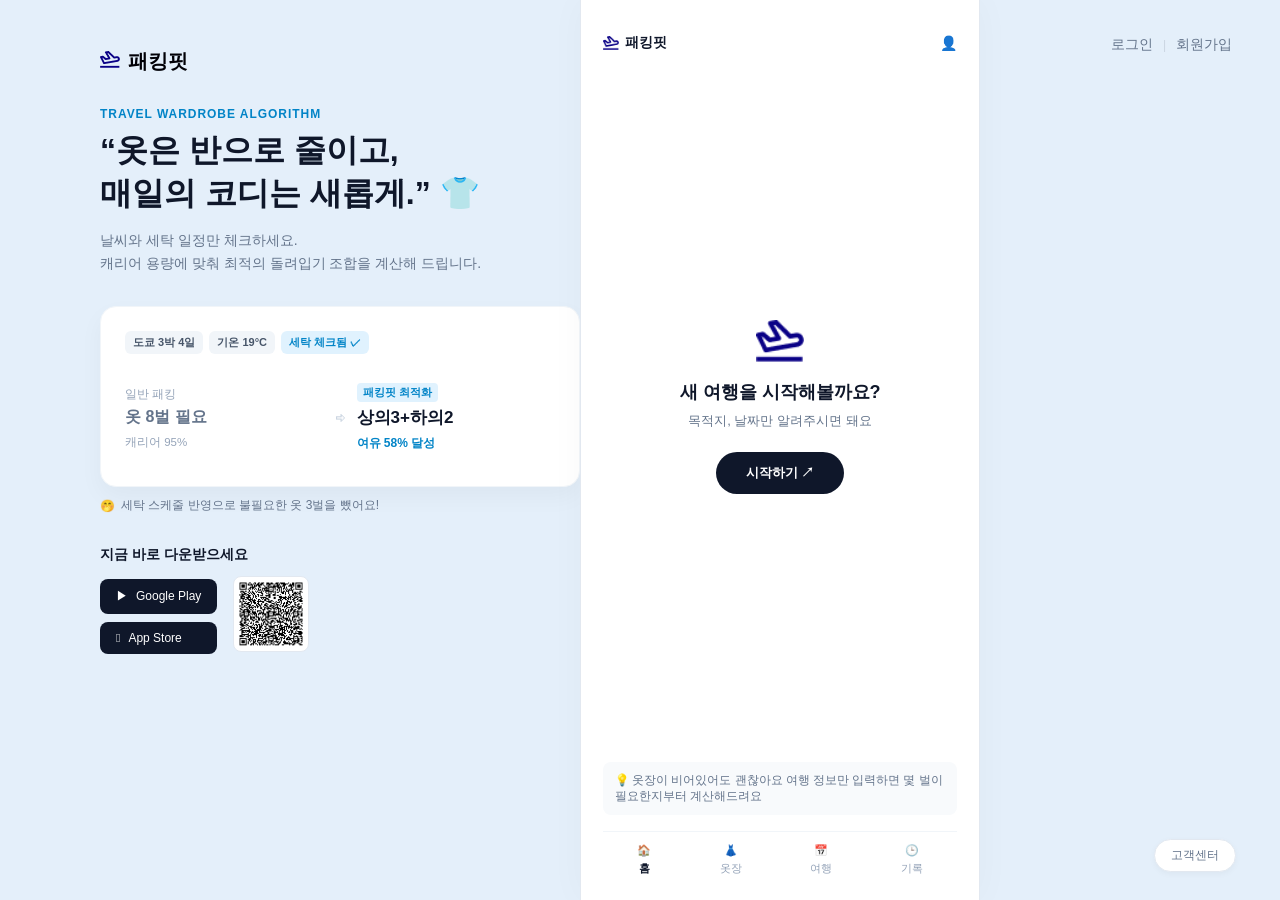
<file: index.html>
<!DOCTYPE html>
<html lang="ko">
<head>
  <meta charset="UTF-8">
  <meta name="viewport" content="width=device-width, initial-scale=1.0">
  <title>패킹핏</title>
  <link rel="stylesheet" href="./pack-fit.css">
</head>
<body>

  <div class="layout-container">

    <!-- 1구역: 좌측 소개 영역 -->
    <section class="left-section">
      <div class="logo">
        <span class="icon"><img src="Vector.png" alt="로고"></span>
        <span class="brand-name">패킹핏</span>
      </div>

      <div class="hero-text">
        <p class="sub-title">TRAVEL WARDROBE ALGORITHM</p>
        <h1>“옷은 반으로 줄이고,<br>매일의 코디는 새롭게.” 👕</h1>
        <p class="description">
          날씨와 세탁 일정만 체크하세요.<br>
          캐리어 용량에 맞춰 최적의 돌려입기 조합을 계산해 드립니다.
        </p>
      </div>

      <div class="card-wrap">
        <div class="card">
          <div class="card-tags">
            <span class="tag">도쿄 3박 4일</span>
            <span class="tag">기온 19°C</span>
            <span class="tag check">세탁 체크됨 ✓</span>
          </div>

          <div class="card-compare">
            <div class="pack-normal">
              <span class="label">일반 패킹</span>
              <p class="bold">옷 8벌 필요</p>
              <span class="sub-label">캐리어 95%</span>
            </div>

            <div class="arrow">⇨</div>

            <div class="pack-fit">
              <span class="fit-tag">패킹핏 최적화</span>
              <p class="bold">상의3+하의2</p>
              <span class="highlight">여유 58% 달성</span>
            </div>
          </div>
        </div>

        <p class="card-footer-text">
          <span>🤭</span> 세탁 스케줄 반영으로 불필요한 옷 3벌을 뺐어요!
        </p>
      </div>

      <div class="download-wrap">
        <h3>지금 바로 다운받으세요</h3>
        <div class="download-content">
          <div class="store-buttons">
            <button type="button" class="btn-store">
              <span class="icon">▶</span>
              <span>Google Play</span>
            </button>
            <button type="button" class="btn-store">
              <span class="icon"></span>
              <span>App Store</span>
            </button>
          </div>
          <div class="qr-box">
            <img src="./QR Code.png" alt="QR코드">
          </div>
        </div>
      </div>
    </section>

    <!-- 2구역: 스마트폰 목업 (5개 화면 순환 슬라이더) -->
    <section class="phone-section">
      <div class="phone-screen-slider">
        <div class="slide-track">

          <!-- 1번 화면: 홈 화면 -->
          <div class="phone-page first-page">
            <div class="phone-header">
              <div class="phone-logo">
                <img src="Vector.png" alt="로고">
                <span>패킹핏</span>
              </div>
              <span class="user-icon">👤</span>
            </div>

            <div class="phone-body">
              <div class="plane-icon"><img src="Vector.png" alt="아이콘"></div>
              <h2>새 여행을 시작해볼까요?</h2>
              <p>목적지, 날짜만 알려주시면 돼요</p>
              <button type="button" class="btn-start">시작하기 ↗</button>
            </div>

            <div class="phone-footer">
              <p class="tip-text">
                💡 옷장이 비어있어도 괜찮아요 여행 정보만 입력하면 몇 벌이 필요한지부터 계산해드려요
              </p>
              <nav class="tab-bar">
                <div class="tab-item active"><span>🏠</span>홈</div>
                <div class="tab-item"><span>👗</span>옷장</div>
                <div class="tab-item"><span>📅</span>여행</div>
                <div class="tab-item"><span>🕒</span>기록</div>
              </nav>
            </div>
          </div>

          <!-- 2번 화면: 여행 정보 입력 (1/3) -->
          <div class="phone-page second-page">
            <div class="step-header">
              <div class="step-title-wrap">
                <span class="back-arrow">←</span>
                <span class="step-title">여행 정보 입력</span>
                <span class="step-count">1/3</span>
              </div>
              <div class="progress-bar">
                <div class="progress-fill step-1"></div>
              </div>
            </div>

            <div class="step-content">
              <div class="form-group">
                <label>목적지</label>
                <div class="input-box">
                  <span class="input-icon">📍</span>
                  <input type="text" placeholder="어디로 가시나요?" readonly>
                </div>
              </div>

              <div class="form-group">
                <label>여행 날짜</label>
                <div class="date-group">
                  <div class="input-box">
                    <span class="input-icon">📅</span>
                    <input type="text" placeholder="시작일" readonly>
                  </div>
                  <div class="input-box">
                    <span class="input-icon">📅</span>
                    <input type="text" placeholder="종료일" readonly>
                  </div>
                </div>
              </div>

              <div class="form-group">
                <label>일정 유형</label>
                <div class="type-buttons">
                  <button type="button" class="btn-type active">출장</button>
                  <button type="button" class="btn-type">관광</button>
                  <button type="button" class="btn-type">혼합</button>
                </div>
              </div>

              <div class="weather-banner">
                <span class="weather-icon">☁️</span>
                <div class="weather-text">
                  <strong>도쿄, 평균 19°C</strong>
                  <span>얇은 겉옷 하나면 충분해요</span>
                </div>
              </div>
            </div>

            <div class="step-bottom">
              <button type="button" class="btn-next">다음 →</button>
            </div>
          </div>

          <!-- 3번 화면: 짐 조건 입력 (2/3) -->
          <div class="phone-page third-page">
            <div class="step-header">
              <div class="step-title-wrap">
                <span class="back-arrow">←</span>
                <span class="step-title">짐 조건 입력</span>
                <span class="step-count">2/3</span>
              </div>
              <div class="progress-bar">
                <div class="progress-fill step-2"></div>
              </div>
            </div>

            <div class="step-content-luggage">
              <label class="section-label">캐리어 크기</label>
              
              <div class="luggage-list">
                <div class="luggage-card active">
                  <span class="luggage-icon">🛍️</span>
                  <div class="luggage-info">
                    <strong>기내용</strong>
                    <span>20~25L, 저가 항공도 무료</span>
                  </div>
                </div>

                <div class="luggage-card">
                  <span class="luggage-icon">🛍️</span>
                  <div class="luggage-info">
                    <strong>위탁 (중형)</strong>
                    <span>55L~65L</span>
                  </div>
                </div>

                <div class="luggage-card">
                  <span class="luggage-icon">🛍️</span>
                  <div class="luggage-info">
                    <strong>위탁 (대형)</strong>
                    <span>75L 이상</span>
                  </div>
                </div>
              </div>

              <div class="laundry-toggle-row">
                <div class="laundry-label">
                  <span class="laundry-icon">🧺</span>
                  <span>숙소에서 세탁 가능해요</span>
                </div>
                <div class="switch-toggle on">
                  <span class="switch-circle"></span>
                </div>
              </div>

              <div class="divider-line"></div>

              <div class="laundry-date-select">
                <span class="laundry-sub-label">며칠째에 세탁할 예정인가요?</span>
                <div class="day-buttons">
                  <button type="button" class="btn-day">2일차</button>
                  <button type="button" class="btn-day active">3일차</button>
                  <button type="button" class="btn-day">4일차</button>
                </div>
              </div>
            </div>

            <div class="step-bottom">
              <button type="button" class="btn-next">다음 →</button>
            </div>
          </div>

          <!-- 4번 화면: 옷 등록 (3/3) -->
          <div class="phone-page fourth-page">
            <div class="step-header">
              <div class="step-title-wrap">
                <span class="back-arrow">←</span>
                <span class="step-title">옷 등록</span>
                <span class="step-count">3/3</span>
              </div>
              <div class="progress-bar">
                <div class="progress-fill step-3"></div>
              </div>
            </div>

            <p class="cloth-sub-desc">이번 여행에 들고 갈 옷을 등록해주세요. 개수만 알려주셔도 계산할 수 있어요.</p>

            <div class="reg-mode-tabs">
              <button type="button" class="mode-tab active">개수로 입력</button>
              <button type="button" class="mode-tab">사진으로 등록</button>
            </div>

            <div class="cloth-counter-list">
              <div class="counter-item">
                <div class="item-meta">
                  <span class="cloth-icon">👕</span>
                  <span class="cloth-name">상의</span>
                </div>
                <div class="counter-control">
                  <button type="button" class="btn-circle">-</button>
                  <span class="count-num">3</span>
                  <button type="button" class="btn-circle dark">+</button>
                </div>
              </div>

              <div class="counter-item">
                <div class="item-meta">
                  <span class="cloth-icon">👖</span>
                  <span class="cloth-name">하의</span>
                </div>
                <div class="counter-control">
                  <button type="button" class="btn-circle">-</button>
                  <span class="count-num">2</span>
                  <button type="button" class="btn-circle dark">+</button>
                </div>
              </div>

              <div class="counter-item">
                <div class="item-meta">
                  <span class="cloth-icon">🧥</span>
                  <span class="cloth-name">아우터</span>
                </div>
                <div class="counter-control">
                  <button type="button" class="btn-circle">-</button>
                  <span class="count-num">1</span>
                  <button type="button" class="btn-circle dark">+</button>
                </div>
              </div>

              <div class="counter-item">
                <div class="item-meta">
                  <span class="cloth-icon">👟</span>
                  <span class="cloth-name">신발</span>
                </div>
                <div class="counter-control">
                  <button type="button" class="btn-circle">-</button>
                  <span class="count-num">1</span>
                  <button type="button" class="btn-circle dark">+</button>
                </div>
              </div>
            </div>

            <div class="cloth-total-tip">
              <span>💡</span>
              <p>총 7벌 등록했어요. 3박 4일엔 충분한 양이에요.</p>
            </div>

            <div class="step-bottom">
              <button type="button" class="btn-next">조합 계산하기</button>
            </div>
          </div>

          <!-- 5번 화면: 조합 결과 -->
          <div class="phone-page fifth-page">
            <div class="step-header">
              <div class="step-title-wrap">
                <span class="back-arrow">←</span>
                <span class="step-title">조합 결과</span>
              </div>
            </div>

            <div class="result-summary-card">
              <span class="summary-sub">도쿄 · 3박4일</span>
              <h3 class="summary-title">7벌로 6가지 코디</h3>
              <div class="summary-stats">
                <div class="stat-col">
                  <span class="stat-lbl">캐리어 여유</span>
                  <strong>58%</strong>
                </div>
                <div class="stat-col">
                  <span class="stat-lbl">등록 옷</span>
                  <strong>상의·하의</strong>
                </div>
                <div class="stat-col">
                  <span class="stat-lbl">세탁</span>
                  <strong class="green-txt">3일차✓</strong>
                </div>
              </div>
            </div>

            <p class="result-notice">📦 세탁 스케줄 반영으로 불필요한 옷 3벌을 뺐어요!</p>

            <span class="timeline-title">날짜별 코디</span>

            <div class="timeline-list">
              <div class="timeline-item">
                <span class="day-badge">Day1</span>
                <div class="coordi-desc">
                  <strong>셔츠A + 슬랙스A</strong>
                  <span>낮 미팅 · 재킷 포함</span>
                </div>
              </div>

              <div class="timeline-item">
                <span class="day-badge">Day2</span>
                <div class="coordi-desc">
                  <strong>셔츠B + 슬랙스B</strong>
                  <span>낮 미팅 · 저녁 약속</span>
                </div>
              </div>

              <div class="timeline-item">
                <span class="day-badge">Day3</span>
                <div class="coordi-desc">
                  <strong>셔츠A + 슬랙스B</strong>
                  <span>세탁일 · 가벼운 코디</span>
                </div>
              </div>

              <div class="timeline-item">
                <span class="day-badge">Day4</span>
                <div class="coordi-desc">
                  <strong>셔츠C + 슬랙스A</strong>
                  <span>귀국일 · 편한 코디</span>
                </div>
              </div>
            </div>

            <div class="step-bottom">
              <button type="button" class="btn-next">캘린더에 배정하기</button>
            </div>
          </div>

        </div>
      </div>
    </section>

    <!-- 3구역: 우측 메뉴 -->
    <aside class="right-menu">
      <div class="auth-links">
        <a href="#">로그인</a>
        <span>|</span>
        <a href="#">회원가입</a>
      </div>
      <button type="button" class="btn-cs">고객센터</button>
    </aside>

  </div>

</body>
</html>
</file>
<file: pack-fit.css>
* {
  margin: 0;
  padding: 0;
  box-sizing: border-box;
  font-family: -apple-system, BlinkMacSystemFont, "Apple SD Gothic Neo", "Pretendard", sans-serif;
}

body {
  background-color: #E4EFFA;
  color: #0f172a;
  overflow-x: hidden;
}

/* 전체 3단 레이아웃 */
.layout-container {
  display: flex;
  justify-content: center;       /* ★ 중앙으로 모아줌 */
  align-items: flex-start;
  min-height: 100vh;
  padding: 48px 24px;
  gap: 600px;                    /* 왼쪽 소개와 스마트폰 사이 간격 */
  max-width: 1200px;            /* 너무 퍼지지 않게 폭 제한 */
  margin: 0 auto;               /* 화면 정중앙 배치 */
  position: relative;
}

/* 1. 좌측 소개 영역 */
.left-section {
flex: 0 0 480px;              /* 좌측 폭 안정화 */
  width: 520px;
  display: flex;
  flex-direction: column;
  gap: 32px;
  z-index: 1;
}

.logo {
  display: flex;
  align-items: center;
  gap: 8px;
}

.logo .icon img {
  width: 20px;
  height: auto;
}

.logo .brand-name {
  font-size: 20px;
  font-weight: 800;
  color: #010006;
}

.hero-text .sub-title {
  font-size: 12px;
  font-weight: 700;
  color: #0284c7;
  letter-spacing: 0.08em;
  margin-bottom: 8px;
}

.hero-text h1 {
  font-size: 32px;
  font-weight: 800;
  line-height: 1.35;
  color: #0f172a;
  margin-bottom: 14px;
}

.hero-text .description {
  font-size: 14px;
  line-height: 1.6;
  color: #64748b;
}

/* 카드 박스 */
.card-wrap {
  width: 100%;
}

.card {
  background-color: #ffffff;
  border-radius: 16px;
  padding: 24px;
  box-shadow: 0 10px 25px rgba(0, 0, 0, 0.04);
  border: 1px solid #f1f5f9;
}

.card-tags {
  display: flex;
  gap: 6px;
  margin-bottom: 18px;
}

.tag {
  background-color: #f1f5f9;
  font-size: 11px;
  font-weight: 600;
  color: #475569;
  padding: 4px 8px;
  border-radius: 6px;
}

.tag.check {
  background-color: #e0f2fe;
  color: #0284c7;
}

.card-compare {
  display: flex;
  align-items: center;
  justify-content: space-between;
  padding: 10px 0;
}

.pack-normal, .pack-fit {
  flex: 1;
}

.pack-normal .label {
  font-size: 12px;
  color: #94a3b8;
}

.pack-normal .bold {
  font-size: 16px;
  font-weight: 700;
  color: #64748b;
  margin: 4px 0;
}

.pack-normal .sub-label {
  font-size: 11.5px;
  color: #94a3b8;
}

.arrow {
  font-size: 18px;
  color: #cbd5e1;
  padding: 0 12px;
}

.pack-fit .fit-tag {
  display: inline-block;
  font-size: 11px;
  font-weight: 700;
  color: #0284c7;
  background-color: #e0f2fe;
  padding: 2px 6px;
  border-radius: 4px;
}

.pack-fit .bold {
  font-size: 17px;
  font-weight: 800;
  color: #0f172a;
  margin: 4px 0;
}

.pack-fit .highlight {
  font-size: 12px;
  font-weight: 700;
  color: #0284c7;
}

.card-footer-text {
  margin-top: 10px;
  font-size: 12px;
  color: #64748b;
  display: flex;
  align-items: center;
  gap: 6px;
}

/* 앱 다운로드 */
.download-wrap h3 {
  font-size: 14px;
  font-weight: 700;
  margin-bottom: 12px;
}

.download-content {
  display: flex;
  align-items: center;
  gap: 16px;
}

.store-buttons {
  display: flex;
  flex-direction: column;
  gap: 8px;
}

.btn-store {
  display: flex;
  align-items: center;
  gap: 8px;
  background-color: #0f172a;
  color: #ffffff;
  border: none;
  padding: 9px 16px;
  border-radius: 8px;
  font-size: 12px;
  cursor: pointer;
}

.qr-box img {
  width: 76px;
  height: 76px;
  background: #ffffff;
  padding: 4px;
  border-radius: 8px;
  border: 1px solid #e2e8f0;
}

/* 2. 스마트폰 본체 목업 */
.phone-section {
  position: fixed;
  top: 0;
  bottom: 0;
  right: 220px;
  width: 400px;
  height: 100vh;
  background-color: #ffffff;
  border-left: 1px solid #e2e8f0;
  border-right: 1px solid #e2e8f0;
  box-shadow: 0 0 35px rgba(0, 0, 0, 0.03);
  z-index: 5;
  overflow: hidden;
  padding: 0;
  transform: translateX(-80px);
}

.phone-screen-slider {
  width: 100%;
  height: 100%;
  overflow: hidden;
}

/* 5개 화면: 총 500%, 17.5초 동안 순환 */
.slide-track {
  display: flex;
  width: 500%;
  height: 100%;
  animation: autoFiveSlide 17.5s infinite ease-in-out;
}

.phone-page {
  width: 20%;
  height: 100%;
  flex-shrink: 0;
  box-sizing: border-box;
  display: flex;
  flex-direction: column;
  padding: 34px 22px 24px;
  text-align: left;
}

/* 1번 화면: 홈 화면 */
.phone-page.first-page {
  justify-content: space-between;
}

.phone-header {
  display: flex;
  justify-content: space-between;
  align-items: center;
}

.phone-logo {
  display: flex;
  align-items: center;
  gap: 6px;
  font-size: 13.5px;
  font-weight: 800;
}

.phone-logo img {
  width: 16px;
}

.user-icon {
  font-size: 14px;
}

.phone-body {
  display: flex;
  flex-direction: column;
  align-items: center;
  text-align: center;
  width: 100%;
}

.plane-icon img {
  width: 48px;
  margin-bottom: 14px;
}

.phone-body h2 {
  font-size: 18px;
  font-weight: 800;
  margin-bottom: 8px;
  white-space: nowrap;
}

.phone-body p {
  font-size: 13px;
  color: #64748b;
  margin-bottom: 22px;
  white-space: nowrap;
}

.btn-start {
  background-color: #0f172a;
  color: #ffffff;
  border: none;
  padding: 12px 30px;
  border-radius: 24px;
  font-size: 13px;
  font-weight: 700;
  cursor: pointer;
}

.phone-footer .tip-text {
  font-size: 11.5px;
  color: #64748b;
  line-height: 1.45;
  background-color: #f8fafc;
  padding: 10px 12px;
  border-radius: 8px;
  margin-bottom: 16px;
}

.tab-bar {
  display: flex;
  justify-content: space-around;
  border-top: 1px solid #f1f5f9;
  padding-top: 12px;
}

.tab-item {
  display: flex;
  flex-direction: column;
  align-items: center;
  gap: 4px;
  font-size: 11px;
  color: #94a3b8;
}

.tab-item.active {
  color: #0f172a;
  font-weight: 700;
}

/* 2~5번 헤더 공통 */
.step-header {
  margin-bottom: 16px;
}

.step-title-wrap {
  display: flex;
  align-items: center;
  margin-bottom: 10px;
}

.back-arrow {
  font-size: 17px;
  font-weight: 700;
  margin-right: 8px;
}

.step-title {
  font-size: 16px;
  font-weight: 800;
}

.step-count {
  margin-left: auto;
  font-size: 13px;
  font-weight: 700;
  color: #94a3b8;
}

.progress-bar {
  width: 100%;
  height: 3px;
  background-color: #f1f5f9;
}

.progress-fill {
  height: 100%;
  background-color: #0f172a;
}

.progress-fill.step-1 { width: 33.33%; }
.progress-fill.step-2 { width: 66.66%; }
.progress-fill.step-3 { width: 100%; }

/* 하단 버튼 공통 */
.step-bottom {
  margin-top: auto;
  padding-top: 12px;
  border-top: 1px solid #f1f5f9;
}

.btn-next {
  width: 100%;
  padding: 13px 0;
  background-color: #0f172a;
  color: #ffffff;
  border: none;
  border-radius: 22px;
  font-size: 14px;
  font-weight: 700;
  cursor: pointer;
}

/* 2번 화면: 여행 정보 입력 (1/3) */
.step-content {
  display: flex;
  flex-direction: column;
  gap: 14px;
}

.form-group label {
  display: block;
  font-size: 12px;
  color: #64748b;
  margin-bottom: 6px;
  font-weight: 500;
}

.input-box {
  display: flex;
  align-items: center;
  gap: 8px;
  background-color: #f8fafc;
  border: 1px solid #f1f5f9;
  border-radius: 8px;
  padding: 9px 12px;
}

.input-box input {
  border: none;
  background: transparent;
  outline: none;
  font-size: 13px;
  color: #0f172a;
  width: 100%;
}

.input-box input::placeholder {
  color: #94a3b8;
}

.date-group, .type-buttons {
  display: flex;
  gap: 8px;
}

.date-group .input-box {
  flex: 1;
}

.btn-type {
  flex: 1;
  padding: 9px 0;
  border: 1px solid transparent;
  border-radius: 8px;
  background-color: #f8fafc;
  color: #64748b;
  font-size: 12px;
  font-weight: 600;
  cursor: pointer;
}

.btn-type.active {
  background-color: #e0edff;
  color: #2563eb;
  border-color: #bfdbfe;
}

.weather-banner {
  display: flex;
  align-items: center;
  gap: 12px;
  background-color: #eff6ff;
  border-radius: 10px;
  padding: 11px 13px;
}

.weather-icon {
  font-size: 19px;
}

.weather-text {
  display: flex;
  flex-direction: column;
  gap: 2px;
}

.weather-text strong {
  font-size: 12.5px;
}

.weather-text span {
  font-size: 11px;
  color: #64748b;
}

/* 3번 화면: 짐 조건 입력 (2/3) */
.section-label {
  display: block;
  font-size: 12px;
  color: #64748b;
  margin-bottom: 8px;
  font-weight: 500;
}

.luggage-list {
  display: flex;
  flex-direction: column;
  gap: 8px;
  margin-bottom: 20px;
}

.luggage-card {
  display: flex;
  align-items: center;
  gap: 12px;
  padding: 11px 13px;
  background-color: #ffffff;
  border: 1px solid #e2e8f0;
  border-radius: 10px;
  cursor: pointer;
}

.luggage-card.active {
  background-color: #eaf3ff;
  border: 1px solid #bfdbfe;
}

.luggage-icon {
  font-size: 16px;
  opacity: 0.8;
}

.luggage-info {
  display: flex;
  flex-direction: column;
  gap: 2px;
}

.luggage-info strong {
  font-size: 13px;
  color: #0f172a;
}

.luggage-card.active .luggage-info strong {
  color: #2563eb;
}

.luggage-info span {
  font-size: 11px;
  color: #94a3b8;
}

.luggage-card.active .luggage-info span {
  color: #60a5fa;
}

.laundry-toggle-row {
  display: flex;
  justify-content: space-between;
  align-items: center;
  margin-bottom: 16px;
}

.laundry-label {
  display: flex;
  align-items: center;
  gap: 8px;
  font-size: 12.5px;
  font-weight: 700;
  color: #0f172a;
}

.laundry-icon {
  font-size: 15px;
}

.switch-toggle {
  width: 42px;
  height: 23px;
  background-color: #cbd5e1;
  border-radius: 14px;
  padding: 2px;
  display: flex;
  align-items: center;
  box-sizing: border-box;
}

.switch-toggle.on {
  background-color: #0f172a;
  justify-content: flex-end;
}

.switch-circle {
  width: 19px;
  height: 19px;
  background-color: #ffffff;
  border-radius: 50%;
}

.divider-line {
  width: 100%;
  height: 1px;
  background-color: #f1f5f9;
  margin-bottom: 16px;
}

.laundry-date-select {
  display: flex;
  flex-direction: column;
  gap: 8px;
}

.laundry-sub-label {
  font-size: 11.5px;
  color: #94a3b8;
}

.day-buttons {
  display: flex;
  gap: 8px;
}

.btn-day {
  flex: 1;
  padding: 9px 0;
  border: 1px solid transparent;
  border-radius: 8px;
  background-color: #f8fafc;
  color: #64748b;
  font-size: 12.5px;
  font-weight: 600;
  cursor: pointer;
}

.btn-day.active {
  background-color: #eaf3ff;
  color: #2563eb;
  border: 1px solid #bfdbfe;
}

/* 4번 화면: 옷 등록 (3/3) */
.cloth-sub-desc {
  font-size: 11px;
  color: #64748b;
  line-height: 1.4;
  margin-bottom: 14px;
}

.reg-mode-tabs {
  display: flex;
  background-color: #f8fafc;
  border-radius: 8px;
  padding: 3px;
  margin-bottom: 14px;
}

.mode-tab {
  flex: 1;
  padding: 8px 0;
  border: none;
  background: transparent;
  font-size: 12px;
  font-weight: 600;
  color: #94a3b8;
  border-radius: 6px;
  cursor: pointer;
}

.mode-tab.active {
  background-color: #ffffff;
  color: #0f172a;
  box-shadow: 0 1px 3px rgba(0, 0, 0, 0.05);
}

.cloth-counter-list {
  display: flex;
  flex-direction: column;
}

.counter-item {
  display: flex;
  justify-content: space-between;
  align-items: center;
  padding: 11px 0;
  border-bottom: 1px solid #f1f5f9;
}

.item-meta {
  display: flex;
  align-items: center;
  gap: 10px;
}

.cloth-icon {
  font-size: 17px;
}

.cloth-name {
  font-size: 13px;
  font-weight: 600;
  color: #1e293b;
}

.counter-control {
  display: flex;
  align-items: center;
  gap: 12px;
}

.btn-circle {
  width: 24px;
  height: 24px;
  border-radius: 50%;
  border: 1px solid #e2e8f0;
  background-color: #f8fafc;
  font-size: 14px;
  display: flex;
  align-items: center;
  justify-content: center;
  cursor: pointer;
}

.btn-circle.dark {
  background-color: #0f172a;
  color: #ffffff;
  border-color: #0f172a;
}

.count-num {
  font-size: 13.5px;
  font-weight: 700;
  min-width: 14px;
  text-align: center;
}

.cloth-total-tip {
  display: flex;
  align-items: center;
  gap: 8px;
  background-color: #eaf3ff;
  border-radius: 8px;
  padding: 10px 12px;
  margin-top: 14px;
}

.cloth-total-tip p {
  font-size: 11px;
  color: #3b82f6;
  font-weight: 600;
}

/* 5번 화면: 조합 결과 */
.result-summary-card {
  background-color: #eaf3ff;
  border-radius: 12px;
  padding: 14px 16px;
  margin-bottom: 12px;
}

.summary-sub {
  font-size: 11px;
  color: #3b82f6;
  font-weight: 600;
}

.summary-title {
  font-size: 18px;
  font-weight: 800;
  color: #1e3a8a;
  margin: 4px 0 12px;
}

.summary-stats {
  display: flex;
  justify-content: space-between;
  border-top: 1px solid #dbeafe;
  padding-top: 10px;
}

.stat-col {
  display: flex;
  flex-direction: column;
  gap: 2px;
}

.stat-lbl {
  font-size: 10px;
  color: #64748b;
}

.stat-col strong {
  font-size: 12px;
  color: #0f172a;
}

.green-txt {
  color: #16a34a !important;
}

.result-notice {
  font-size: 11px;
  color: #475569;
  margin-bottom: 16px;
}

.timeline-title {
  display: block;
  font-size: 11.5px;
  font-weight: 700;
  color: #64748b;
  margin-bottom: 10px;
}

.timeline-list {
  display: flex;
  flex-direction: column;
  gap: 12px;
}

.timeline-item {
  display: flex;
  align-items: flex-start;
  gap: 14px;
}

.day-badge {
  font-size: 11px;
  font-weight: 700;
  color: #64748b;
  min-width: 32px;
  margin-top: 2px;
}

.coordi-desc {
  display: flex;
  flex-direction: column;
  gap: 2px;
}

.coordi-desc strong {
  font-size: 13px;
  color: #0f172a;
}

.coordi-desc span {
  font-size: 11px;
  color: #94a3b8;
}

/* 3. 우측 바깥 영역 */
.auth-links {
  position: fixed;
  top: 36px;
  right: 48px;
  display: flex;
  align-items: center;
  gap: 10px;
  z-index: 10;
}

.auth-links a {
  text-decoration: none;
  font-size: 13.5px;
  color: #64748b;
  font-weight: 500;
}

.auth-links span {
  font-size: 12px;
  color: #cbd5e1;
}

.btn-cs {
  position: fixed;
  bottom: 28px;
  right: 44px;
  background-color: #ffffff;
  color: #64748b;
  border: 1px solid #e2e8f0;
  border-radius: 20px;
  padding: 7px 16px;
  font-size: 12px;
  font-weight: 500;
  cursor: pointer;
  box-shadow: 0 2px 6px rgba(0, 0, 0, 0.04);
  z-index: 10;
}

/* 5화면 자동 순환 키프레임 (1 -> 2 -> 3 -> 4 -> 5 -> 복귀) */
@keyframes autoFiveSlide {
  0%, 16%    { transform: translateX(0%); }
  20%, 36%   { transform: translateX(-20%); }
  40%, 56%   { transform: translateX(-40%); }
  60%, 76%   { transform: translateX(-60%); }
  80%, 96%   { transform: translateX(-80%); }
  100%       { transform: translateX(0%); }
}
</file>
